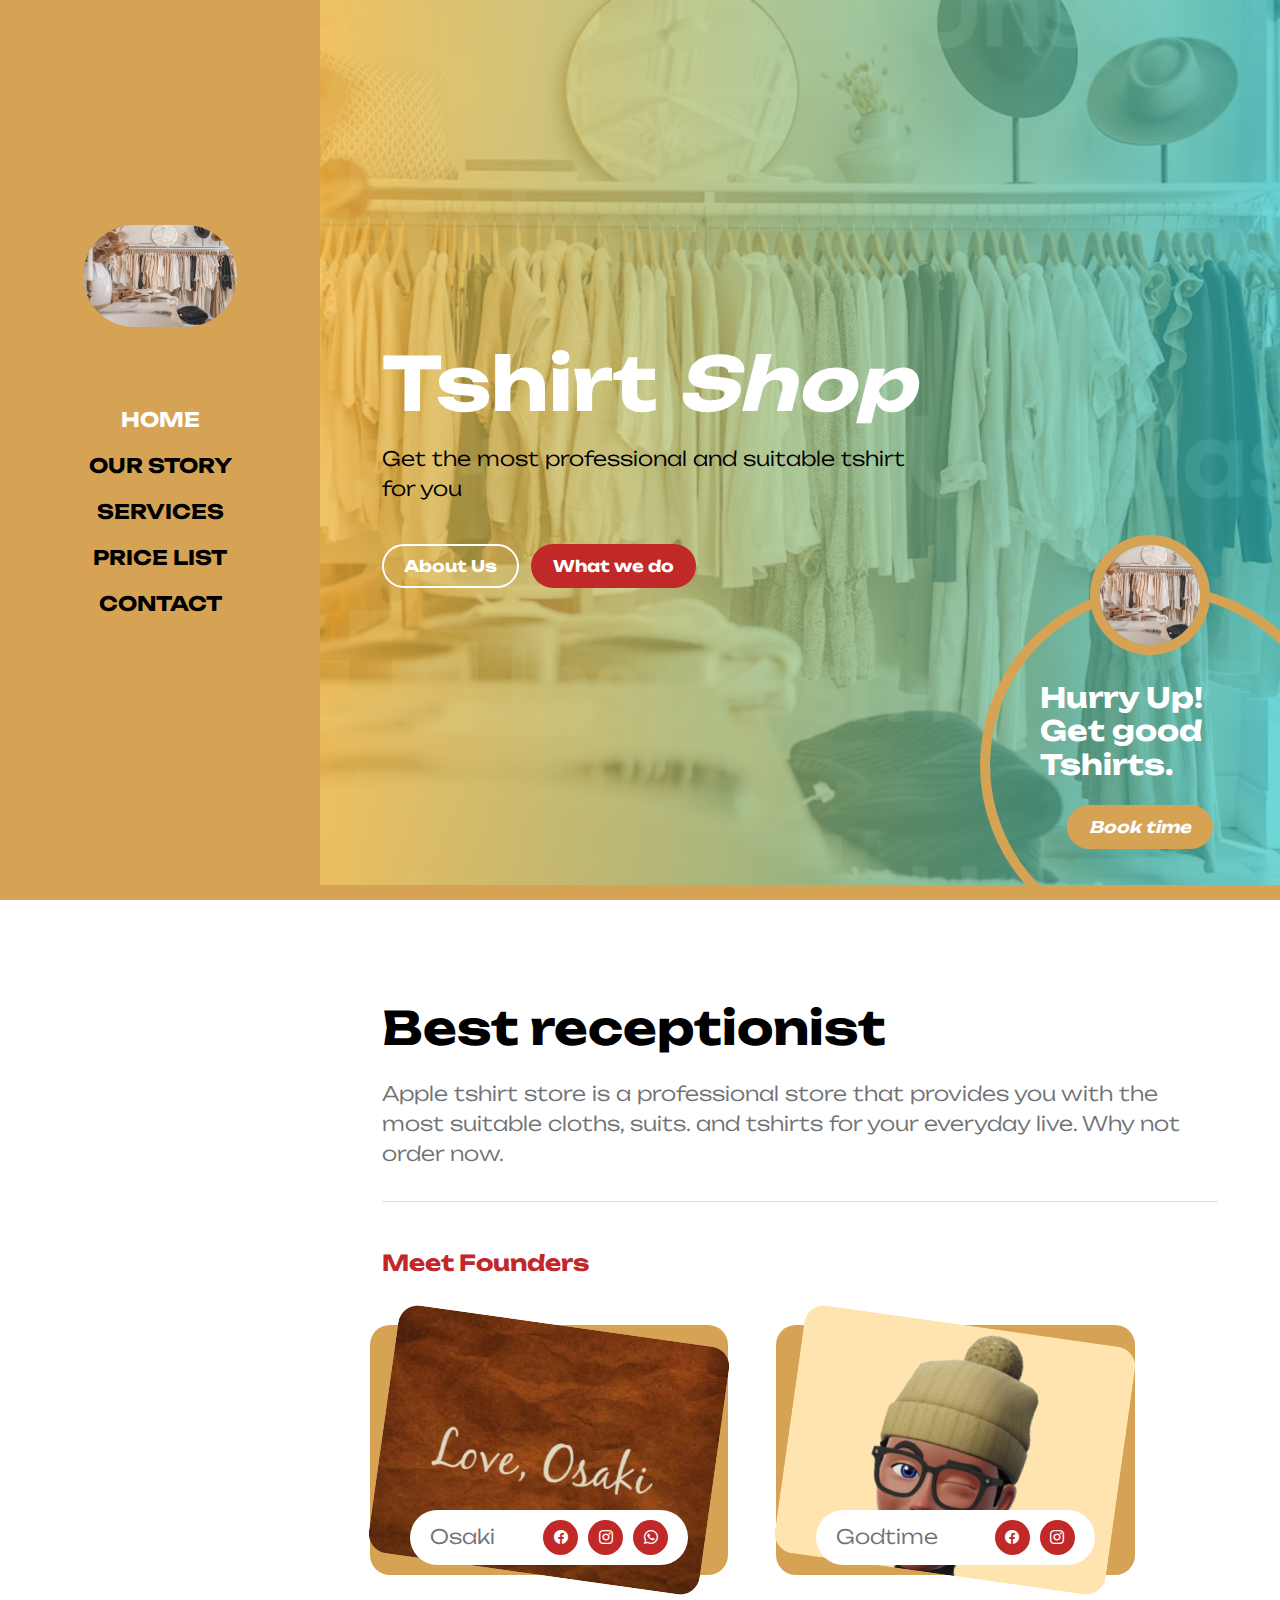
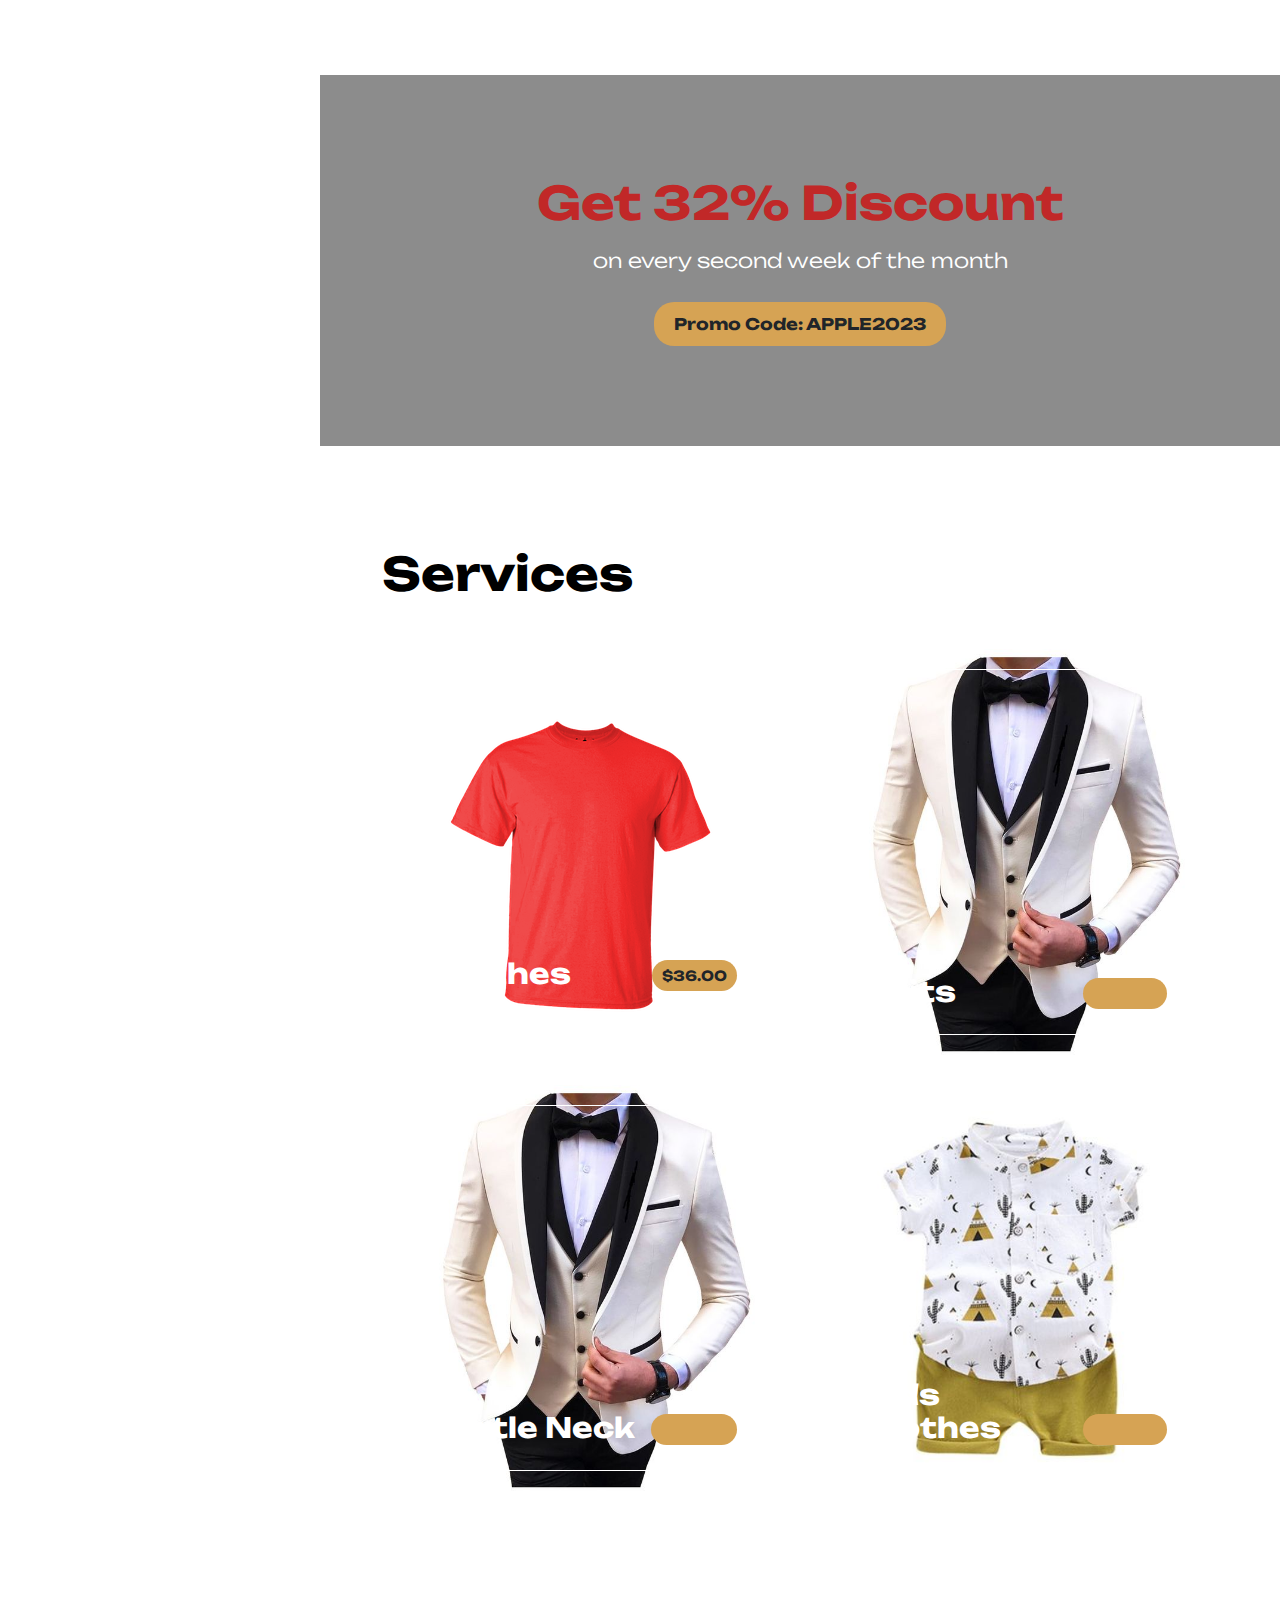
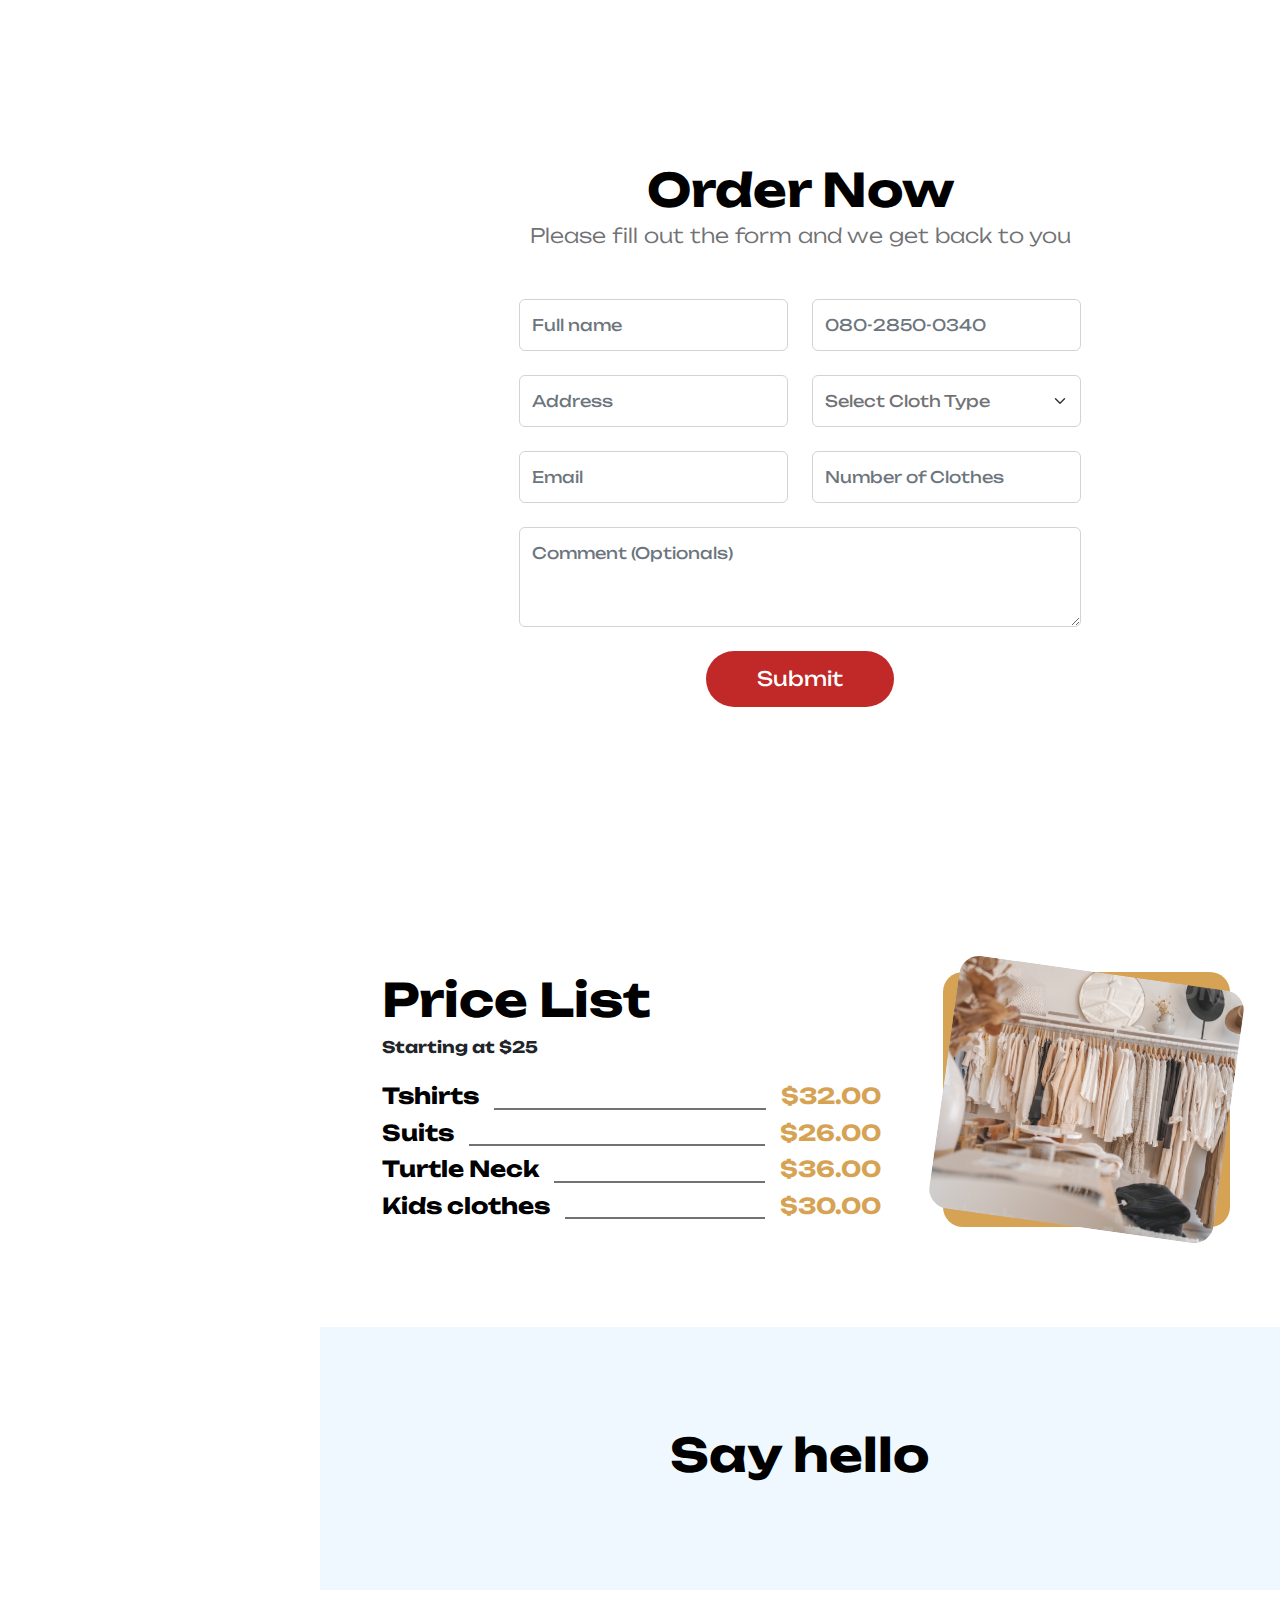
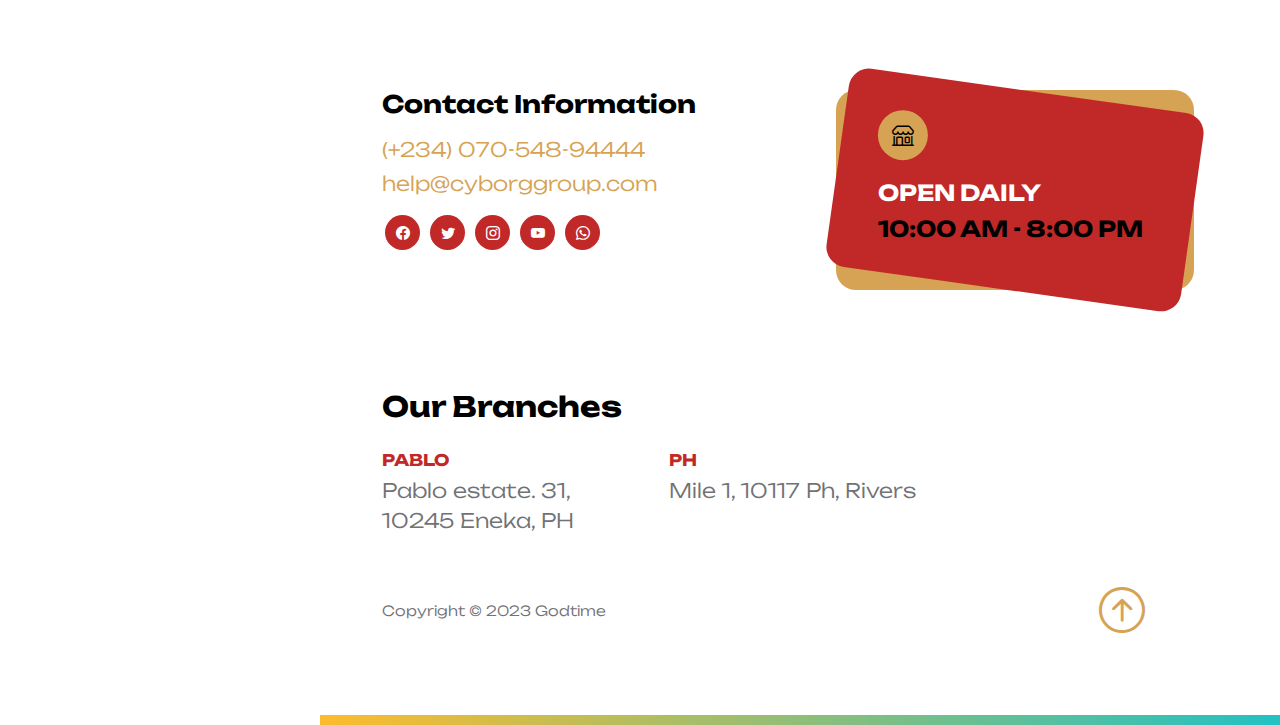
<file: tshirt/index.html>
<!doctype html>
<html lang="en">
    <head>
        <meta charset="utf-8">
        <meta name="viewport" content="width=device-width, initial-scale=1">

        <meta name="description" content="Tshirt">
        <meta name="author" content="Godtime">

        <title>ShoplifyGo</title>

        <!-- CSS FILES -->        
        <link rel="preconnect" href="https://fonts.googleapis.com">
        
        <link rel="preconnect" href="https://fonts.gstatic.com" crossorigin>

        <link href="https://fonts.googleapis.com/css2?family=Unbounded:wght@300;500&display=swap" rel="stylesheet">

        <link href="css/bootstrap.min.css" rel="stylesheet">

        <link href="css/bootstrap-icons.css" rel="stylesheet">

        <link href="css/tshirt.css" rel="stylesheet">
		
		<link rel="icon" type="image/x-icon" href="images/favicon.ico">

    </head>
    
    <body>

        <div class="container-fluid">
            <div class="row">

                <button class="navbar-toggler d-md-none collapsed" type="button" data-bs-toggle="collapse" data-bs-target="#sidebarMenu" aria-controls="sidebarMenu" aria-expanded="false" aria-label="Toggle navigation">
                    <span class="navbar-toggler-icon"></span>
                </button>

                <nav id="sidebarMenu" class="col-md-4 col-lg-3 d-md-block sidebar collapse p-0">

                    <div class="position-sticky sidebar-sticky d-flex flex-column justify-content-center align-items-center">
                        <a class="navbar-brand" href="index.html">
                            <img src="images/4.jpg" class="logo-image img-fluid" align="">
                        </a>

                        <ul class="nav flex-column">
                            <li class="nav-item">
                                <a class="nav-link click-scroll" href="#section_1">Home</a>
                            </li>

                            <li class="nav-item">
                                <a class="nav-link click-scroll" href="#section_2">Our Story</a>
                            </li>

                            <li class="nav-item">
                                <a class="nav-link click-scroll" href="#section_3">Services</a>
                            </li>

                            <li class="nav-item">
                                <a class="nav-link click-scroll" href="#section_4">Price List</a>
                            </li>

                            <li class="nav-item">
                                <a class="nav-link click-scroll" href="#section_5">Contact</a>
                            </li>
                        </ul>
                    </div>
                </nav>
                
                <div class="col-md-8 ms-sm-auto col-lg-9 p-0">
                    <section class="hero-section d-flex justify-content-center align-items-center" id="section_1">

                            <div class="container">
                                <div class="row">

                                    <div class="col-lg-8 col-12">
                                        <h1 class="text-white mb-lg-3 mb-4"><strong>Tshirt <em>Shop</em></strong></h1>
                                        <p class="text-black">Get the most professional and suitable tshirt for you</p>
                                        <br>
                                        <a class="btn custom-btn custom-border-btn custom-btn-bg-white smoothscroll me-2 mb-2" href="#section_2">About Us</a>

                                        <a class="btn custom-btn smoothscroll mb-2" href="#section_3">What we do</a>
                                    </div>
                                </div>
                            </div>

                            <div class="custom-block d-lg-flex flex-column justify-content-center align-items-center">
                                <img src="images/4.jpg" class="custom-block-image img-fluid" alt="">

                                <h4><strong class="text-white">Hurry Up! Get good Tshirts.</strong></h4>

                                <a href="#booking-section" class="smoothscroll btn custom-btn custom-btn-italic mt-3">Book time</a>
                            </div>
                    </section>


                    <section class="about-section section-padding" id="section_2">
                        <div class="container">
                            <div class="row">

                                <div class="col-lg-12 col-12 mx-auto">
                                    <h2 class="mb-4">Best receptionist</h2>

                                    <div class="border-bottom pb-3 mb-5">
                                        <p>Apple tshirt store is a professional store that provides you with the most suitable cloths, suits. and tshirts for your everyday live. Why not order now.</p>
                                    </div>
                                </div>

                                    <h6 class="mb-5">Meet Founders</h6>

                                        <div class="col-lg-5 col-12 custom-block-bg-overlay-wrap me-lg-5 mb-5 mb-lg-0">
                                            <img src="images/barber/os.png" class="custom-block-bg-overlay-image img-fluid" alt="">

                                            <div class="team-info d-flex align-items-center flex-wrap">
                                                <p class="mb-0">Osaki</p>

                                                <ul class="social-icon ms-auto">
                                                    <li class="social-icon-item">
                                                        <a href="#" class="social-icon-link bi-facebook">
                                                        </a>
                                                    </li>

                                                    <li class="social-icon-item">
                                                        <a href="#" class="social-icon-link bi-instagram">
                                                        </a>
                                                    </li>

                                                    <li class="social-icon-item">
                                                        <a href="#" class="social-icon-link bi-whatsapp">
                                                        </a>
                                                    </li>
                                                </ul>
                                            </div>
                                        </div>

                                        <div class="col-lg-5 col-12 custom-block-bg-overlay-wrap mt-4 mt-lg-0 mb-5 mb-lg-0">
                                            <img src="images/barber/os1.png" class="custom-block-bg-overlay-image img-fluid" alt="">

                                            <div class="team-info d-flex align-items-center flex-wrap">
                                                <p class="mb-0">Godtime</p>

                                                <ul class="social-icon ms-auto">
                                                    <li class="social-icon-item">
                                                        <a href="#" class="social-icon-link bi-facebook">
                                                        </a>
                                                    </li>

                                                    <li class="social-icon-item">
                                                        <a href="#" class="social-icon-link bi-instagram">
                                                        </a>
                                                    </li>
                                                </ul>
                                            </div>
                                </div>

                            </div>
                        </div>
                    </section>

                    <section class="featured-section section-padding">
                        <div class="section-overlay"></div>

                        <div class="container">
                            <div class="row">

                                <div class="col-lg-10 col-12 mx-auto">
                                    <h2 class="mb-3">Get 32% Discount</h2>

                                    <p>on every second week of the month</p>

                                    <strong>Promo Code: APPLE2023</strong>
                                </div>

                            </div>
                        </div>
                    </section>


                    <section class="services-section section-padding" id="section_3">
                        <div class="container">
                            <div class="row">

                                <div class="col-lg-12 col-12">
                                    <h2 class="mb-5">Services</h2>
                                </div>

                                <div class="col-lg-6 col-12 mb-4">
                                    <a href="listing.html"><div class="services-thumb">
                                        </a><img src="images/services/1.jpg" class="services-image img-fluid" alt="">

                                        <div class="services-info d-flex align-items-end">
                                            <h4 class="mb-0">Clothes</h4>

                                            <strong class="services-thumb-price">$36.00</strong>
                                        </div>
                                    </div>
                                    </a>
                                </div>

                                <div class="col-lg-6 col-12 mb-4">
                                    <a href="listing.html"><div class="services-thumb">
                                        <img src="images/services/2.jpg" class="services-image img-fluid" alt="">

                                        <div class="services-info d-flex align-items-end">
                                            <h4 class="mb-0">Suits</h4>

                                            <strong class="services-thumb-price">$25.00</strong>
                                        </div>
                                    </div>
									</a>
									</div>

                                <div class="col-lg-6 col-12 mb-4 mb-lg-0">
                                    <a href="listing.html"><div class="services-thumb">
                                        <img src="images/services/2.jpg" class="services-image img-fluid" alt="">

                                        <div class="services-info d-flex align-items-end">
                                            <h4 class="mb-0">Turtle Neck</h4>

                                            <strong class="services-thumb-price">$30.00</strong>
                                        </div>
                                    </div>
                                </a>
                                </div>

                                <div class="col-lg-6 col-12">
                                    <a href="listing.html"><div class="services-thumb">
                                        <img src="images/services/3.jpg" class="services-image img-fluid" alt="">

                                        <div class="services-info d-flex align-items-end">
                                            <h4 class="mb-0">Kids Clothes</h4>

                                            <strong class="services-thumb-price">$25.00</strong>
                                        </div>
                                    </div>
                                    </a>
                                </div>

                            </div>
                        </div>
                    </section>

                    <section class="booking-section section-padding" id="booking-section" >
                    <div class="container">
                        <div class="row">

                            <div class="col-lg-10 col-12 mx-auto">
                                <form method="post" class="custom-form booking-form" id="bb-booking-form" role="form" netlify>
                                    <div class="text-center mb-5">
                                        <h2 class="mb-1">Order Now</h2>

                                        <p>Please fill out the form and we get back to you</p>
                                    </div>

                                    <div class="booking-form-body">
                                        <div class="row">

                                            <div class="col-lg-6 col-12">
                                                <input type="text" name="bb-name" id="name" class="form-control" placeholder="Full name" required>
                                            </div>

                                            <div class="col-lg-6 col-12">
                                                <input type="tel" class="form-control" name="phone" placeholder="080-2850-0340" pattern="[0-9]{3}[0-9]{4}[0-9]{4}" required="">
                                            </div>
                                        
                                            <div class="col-lg-6 col-12">
                                                <input class="form-control" type="text" placeholder="Address" name="address" required/>
                                            </div>

                                            <div class="col-lg-6 col-12">
                                                <select class="form-select form-control" name="branch" id="branch" aria-label="Default select example">
                                                    <option selected="">Select Cloth Type</option>
                                                    <option value="Tshirts">Tshirt</option>
                                                    <option value="Kids">Kids Clothes</option>
                                                    <option value="Suits">Suits</option>
                                                </select>

                                            </div>
                                            <div class="col-lg-6 col-12">
                                                <input type="email" name="email" id="email" class="form-control" placeholder="Email" required>
                                            </div>

                                            <div class="col-lg-6 col-12">
                                                <input type="number" name="number" id="number" class="form-control" placeholder="Number of Clothes" required>
                                            </div>
                                        </div>

                                        <textarea name="message" rows="3" class="form-control" id="message" placeholder="Comment (Optionals)"></textarea>

                                        <div class="col-lg-4 col-md-10 col-8 mx-auto">
                                            <button type="submit" class="form-control">Submit</button>
                                        </div>
                                    </div>
                                </form>
                        </div>
                    </div>
                </section>


                    <section class="price-list-section section-padding" id="section_4">
                        <div class="container">
                            <div class="row">

                                <div class="col-lg-8 col-12">
                                    <div class="price-list-thumb-wrap">
                                        <div class="mb-4">
                                            <h2 class="mb-2">Price List</h2>

                                            <strong>Starting at $25</strong>
                                        </div>

                                        <div class="price-list-thumb">
                                            <h6 class="d-flex">
                                                Tshirts
                                                <span class="price-list-thumb-divider"></span>

                                                <strong>$32.00</strong>
                                            </h6>
                                        </div>

                                        <div class="price-list-thumb">
                                            <h6 class="d-flex">
                                                Suits
                                                <span class="price-list-thumb-divider"></span>

                                                <strong>$26.00</strong>
                                            </h6>
                                        </div>

                                        <div class="price-list-thumb">
                                            <h6 class="d-flex">
                                                Turtle Neck
                                                <span class="price-list-thumb-divider"></span>

                                                <strong>$36.00</strong>
                                            </h6>
                                        </div>

                                        <div class="price-list-thumb">
                                            <h6 class="d-flex">
                                                Kids clothes
                                                <span class="price-list-thumb-divider"></span>

                                                <strong>$30.00</strong>
                                            </h6>
                                        </div>

                                        
                                    </div>
                                </div>

                                <div class="col-lg-4 col-12 custom-block-bg-overlay-wrap mt-5 mb-5 mb-lg-0 mt-lg-0 pt-3 pt-lg-0">
                                    <img src="images/4.jpg" class="custom-block-bg-overlay-image img-fluid" alt="">
                                </div>

                            </div>
                        </div>
                    </section>


                <section class="contact-section" id="section_5">
                    <div class="section-padding section-bg">
                        <div class="container">
                            <div class="row">   

                                <div class="col-lg-8 col-12 mx-auto">
                                    <h2 class="text-center">Say hello</h2>
                                </div>
                            </div>
                        </div>
                    </div>

                    <div class="section-padding">
                        <div class="container">
                            <div class="row">

                                <div class="col-lg-6 col-12">
                                    <h5 class="mb-3"><strong>Contact</strong> Information</h5>

                                    <p class="text-white d-flex mb-1">
                                        <a href="tel: 07054894444" class="site-footer-link">
                                            (+234) 
                                            070-548-94444
                                        </a>
                                    </p>

                                    <p class="text-white d-flex">
                                        <a href="mailto:help@cyborggroup.com" class="site-footer-link">
                                            help@cyborggroup.com
                                        </a>
                                    </p>

                                    <ul class="social-icon">
                                        <li class="social-icon-item">
                                            <a href="#" class="social-icon-link bi-facebook">
                                            </a>
                                        </li>
            
                                        <li class="social-icon-item">
                                            <a href="#" class="social-icon-link bi-twitter">
                                            </a>
                                        </li>
            
                                        <li class="social-icon-item">
                                            <a href="#" class="social-icon-link bi-instagram">
                                            </a>
                                        </li>

                                        <li class="social-icon-item">
                                            <a href="#" class="social-icon-link bi-youtube">
                                            </a>
                                        </li>

                                        <li class="social-icon-item">
                                            <a href="#" class="social-icon-link bi-whatsapp">
                                            </a>
                                        </li>
                                    </ul>
                                </div>

                                <div class="col-lg-5 col-12 contact-block-wrap mt-5 mt-lg-0 pt-4 pt-lg-0 mx-auto">
                                    <div class="contact-block">
                                        <h6 class="mb-0">
                                            <i class="custom-icon bi-shop me-3"></i>

                                            <strong>Open Daily</strong>

                                            <span class="ms-auto">10:00 AM - 8:00 PM</span>
                                        </h6>
                                    </div>
                                </div>

                                

                            </div>
                        </div>
                    </div>
                </section>

                <footer class="site-footer">
                    <div class="container">
                        <div class="row">

                            <div class="col-lg-12 col-12">
                                <h4 class="site-footer-title mb-4">Our Branches</h4>
                            </div>

                            <div class="col-lg-4 col-md-6 col-11">
                                <div class="site-footer-thumb">
                                    <strong class="mb-1">PABLO</strong>

                                    <p>Pablo estate. 31, 10245 Eneka, PH</p>
                                </div>
                            </div>

                            <div class="col-lg-4 col-md-6 col-11">
                                <div class="site-footer-thumb">
                                    <strong class="mb-1">PH</strong>

                                    <p>Mile 1, 10117 Ph, Rivers</p>
                                </div>
                            </div>
                        </div>
                    </div>

                    <div class="site-footer-bottom">
                        <div class="container">
                            <div class="row align-items-center">

                                <div class="col-lg-8 col-12 mt-4">
                                    <p class="copyright-text mb-0">Copyright © 2023 Godtime</p>
                                </div>

                                <div class="col-lg-2 col-md-3 col-3 mt-lg-4 ms-auto">
                                    <a href="#section_1" class="back-top-icon smoothscroll" title="Back Top">
                                        <i class="bi-arrow-up-circle"></i>
                                    </a>
                                </div>

                            </div>
                        </div>
                    </div>
                </footer>
            </div>

        <!-- JAVASCRIPT FILES -->
        <script src="js/jquery.min.js"></script>
        <script src="js/bootstrap.min.js"></script>
        <script src="js/click-scroll.js"></script>
        <script src="js/custom.js"></script>

    </body>
</html>
</file>
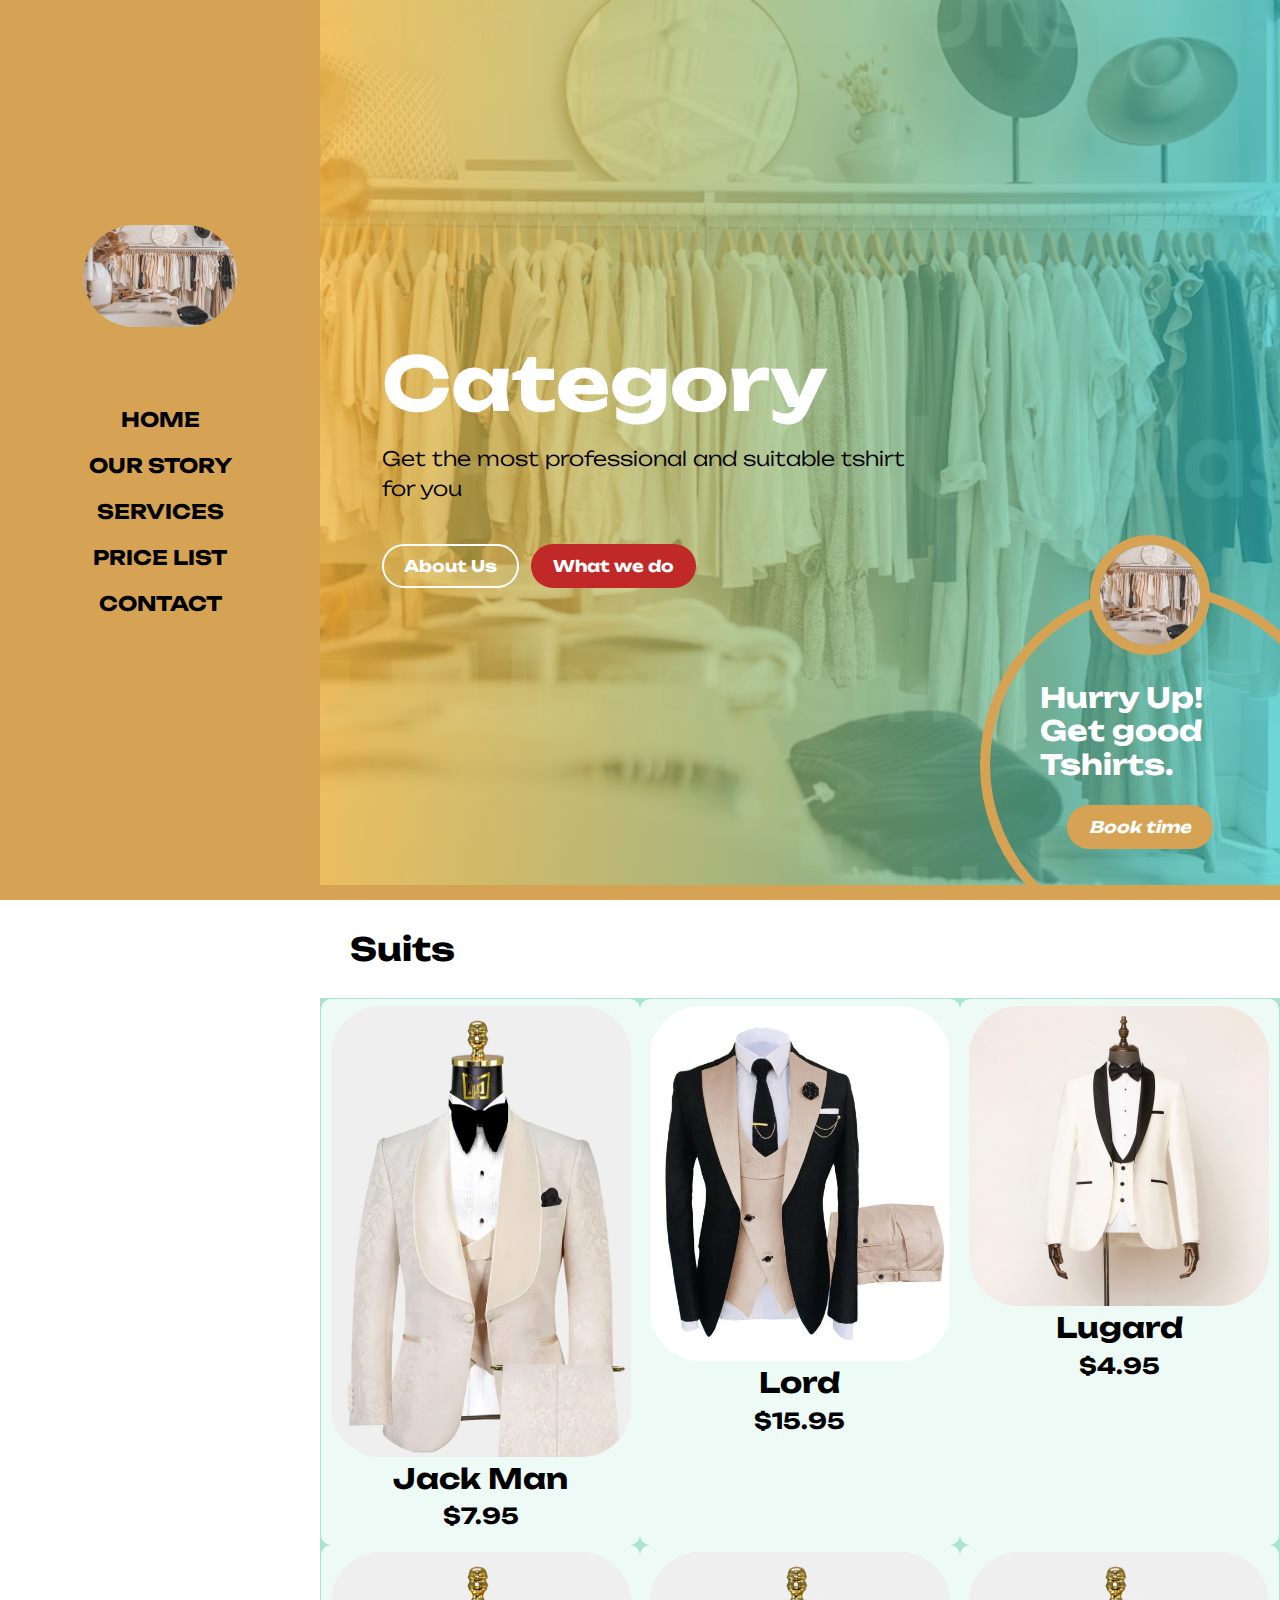
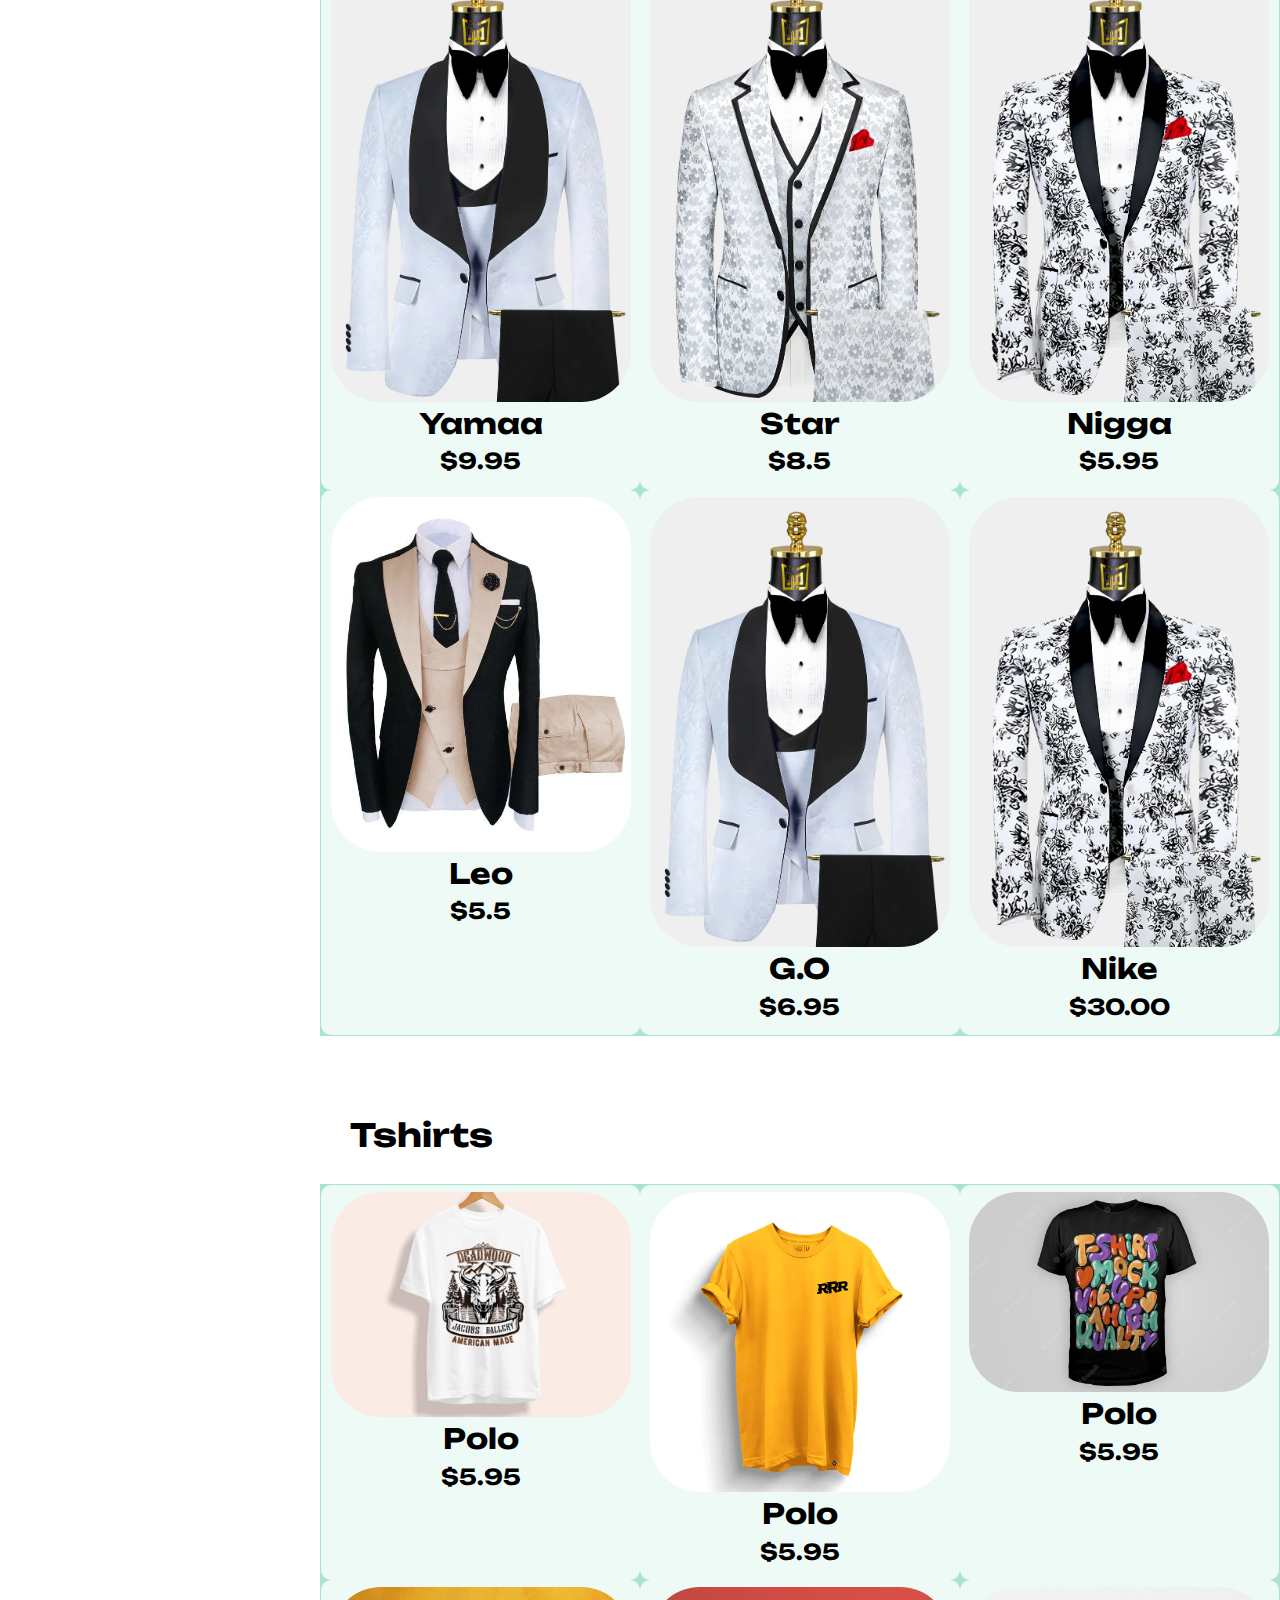
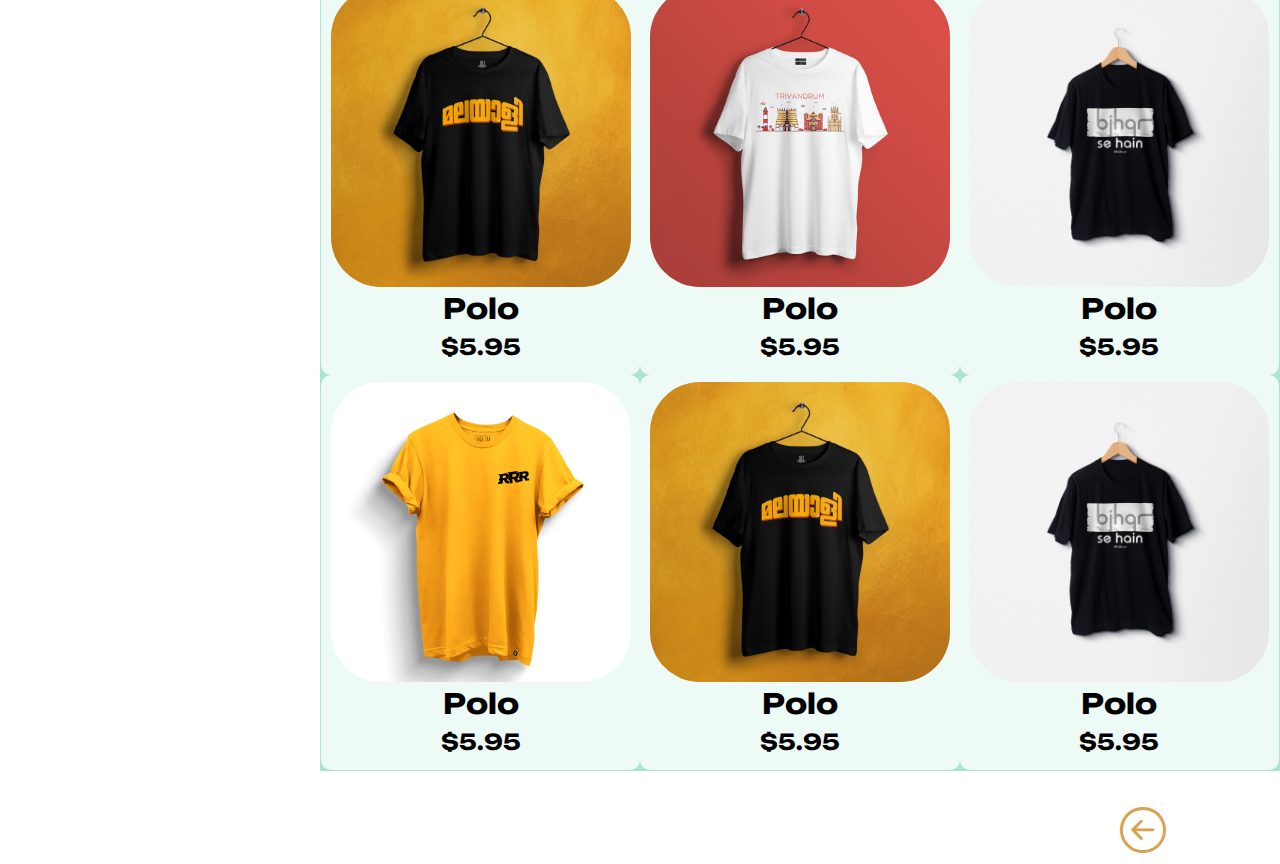
<file: tshirt/listing.html>
<!DOCTYPE html>
<html>
    <meta charset="utf-8">
    <meta name="viewport" content="width=device-width, initial-scale=1">

    <meta name="description" content="Tshirt">
    <meta name="author" content="Godtime">
    <title>ShoplifyGo | Listing</title>

    <!-- CSS FILES -->        
    <link rel="preconnect" href="https://fonts.googleapis.com">
        
    <link rel="preconnect" href="https://fonts.gstatic.com" crossorigin>

    <link href="https://fonts.googleapis.com/css2?family=Unbounded:wght@300;500&display=swap" rel="stylesheet">

    <link href="css/bootstrap.min.css" rel="stylesheet">

    <link href="css/bootstrap-icons.css" rel="stylesheet">

    <link href="css/tshirt.css" rel="stylesheet">
    
    <link rel="icon" type="image/x-icon" href="images/favicon.ico">

</html>
<body>
    <div class="container-fluid">
        <div class="row">

            <button class="navbar-toggler d-md-none collapsed" type="button" data-bs-toggle="collapse" data-bs-target="#sidebarMenu" aria-controls="sidebarMenu" aria-expanded="false" aria-label="Toggle navigation">
                <span class="navbar-toggler-icon"></span>
            </button>

            <nav id="sidebarMenu" class="col-md-4 col-lg-3 d-md-block sidebar collapse p-0">

                <div class="position-sticky sidebar-sticky d-flex flex-column justify-content-center align-items-center">
                    <a class="navbar-brand" href="index.html">
                        <img src="images/4.jpg" class="logo-image img-fluid" align="">
                    </a>

                    <ul class="nav flex-column">
                        <li class="nav-item">
                            <a class="nav-link click-scroll" href="index.html">Home</a>
                        </li>

                        <li class="nav-item">
                            <a class="nav-link click-scroll" href="index.html">Our Story</a>
                        </li>

                        <li class="nav-item">
                            <a class="nav-link click-scroll" href="index.html">Services</a>
                        </li>

                        <li class="nav-item">
                            <a class="nav-link click-scroll" href="index.html">Price List</a>
                        </li>

                        <li class="nav-item">
                            <a class="nav-link click-scroll" href="index.html">Contact</a>
                        </li>
                    </ul>
                </div>
            </nav>

            <div class="col-md-8 ms-sm-auto col-lg-9 p-0">
                <section class="hero-section d-flex justify-content-center align-items-center">

                        <div class="container">
                            <div class="row">

                                <div class="col-lg-8 col-12">
                                    <h1 class="text-white mb-lg-3 mb-4"><strong>Category</strong></h1>
                                    <p class="text-black">Get the most professional and suitable tshirt for you</p>
                                    <br>
                                    <a class="btn custom-btn custom-border-btn custom-btn-bg-white smoothscroll me-2 mb-2" href="index.html">About Us</a>

                                    <a class="btn custom-btn smoothscroll mb-2" href="index.html">What we do</a>
                                </div>
                            </div>
                        </div>

                        <div class="custom-block d-lg-flex flex-column justify-content-center align-items-center">
                            <img src="images/4.jpg" class="custom-block-image img-fluid" alt="">

                            <h4><strong class="text-white">Hurry Up! Get good Tshirts.</strong></h4>

                            <a href="#booking-section" class="smoothscroll btn custom-btn custom-btn-italic mt-3">Book time</a>
                        </div>
                </section>


                <h3 style="padding: auto; margin: 30px;">Suits</h3>
                <div class="grid-container">
                    <div class="grid-item">
                        <img class="img" src="images/suits/suit1.webp" alt="">
                        <h4 style="padding-top: 5px;">Jack Man</h4>
                        <h6>$7.95</h6>
                    </div>
                    <div class="grid-item">
                        <img class="img" src="images/suits/suit2.webp" alt="">
                        <h4 style="padding-top: 5px;">Lord</h4>
                        <h6>$15.95</h6>
                    </div>
                    <div class="grid-item">
                        <img class="img" src="images/suits/suit3.jpg" alt="">
                        <h4 style="padding-top: 5px;">Lugard</h4>
                        <h6>$4.95</h6>
                    </div>  
                    <div class="grid-item">
                        <img class="img" src="images/suits/suit4.webp" alt="">
                        <h4 style="padding-top: 5px;">Yamaa</h4>
                        <h6>$9.95</h6>
                    </div>
                    <div class="grid-item">
                        <img class="img" src="images/suits/suit5.webp" alt="">
                        <h4 style="padding-top: 5px;">Star</h4>
                        <h6>$8.5</h6>
                    </div>
                    <div class="grid-item">
                        <img class="img" src="images/suits/suit6.webp" alt="">
                        <h4 style="padding-top: 5px;">Nigga</h4>
                        <h6>$5.95</h6>
                    </div>  
                    <div class="grid-item">
                        <img class="img" src="images/suits/suit2.webp" alt="">
                        <h4 style="padding-top: 5px;">Leo</h4>
                        <h6>$5.5</h6>
                    </div>
                    <div class="grid-item">
                        <img class="img" src="images/suits/suit4.webp" alt="">
                        <h4 style="padding-top: 5px;">G.O</h4>
                        <h6>$6.95</h6>
                    </div>
                    <div class="grid-item">
                        <img class="img" src="images/suits/suit6.webp" alt="">
                        <h4 style="padding-top: 5px;">Nike</h4>
                        <h6>$30.00</h6>
                    </div>  
                  </div>

                  <h3 style="padding-top: 50px; margin: 30px;">Tshirts</h3>
                <div class="grid-container">
                    <div class="grid-item">
                        <img class="img" src="images/tshirts/tshirt1.webp" alt="">
                        <h4 style="padding-top: 5px;">Polo</h4>
                        <h6>$5.95</h6>
                    </div>
                    <div class="grid-item">
                        <img class="img" src="images/tshirts/tshirt2.webp" alt="">
                        <h4 style="padding-top: 5px;">Polo</h4>
                        <h6>$5.95</h6>
                    </div>
                    <div class="grid-item">
                        <img class="img" src="images/tshirts/tshirt3.avif" alt="">
                        <h4 style="padding-top: 5px;">Polo</h4>
                        <h6>$5.95</h6>
                    </div>  
                    <div class="grid-item">
                        <img class="img" src="images/tshirts/tshirt4.jpg" alt="">
                        <h4 style="padding-top: 5px;">Polo</h4>
                        <h6>$5.95</h6>
                    </div>
                    <div class="grid-item">
                        <img class="img" src="images/tshirts/tshirt5.jpg" alt="">
                        <h4 style="padding-top: 5px;">Polo</h4>
                        <h6>$5.95</h6>
                    </div>
                    <div class="grid-item">
                        <img class="img" src="images/tshirts/tshirt6.jpg" alt="">
                        <h4 style="padding-top: 5px;">Polo</h4>
                        <h6>$5.95</h6>
                    </div>  
                    <div class="grid-item">
                        <img class="img" src="images/tshirts/tshirt2.webp" alt="">
                        <h4 style="padding-top: 5px;">Polo</h4>
                        <h6>$5.95</h6>
                    </div>
                    <div class="grid-item">
                        <img class="img" src="images/tshirts/tshirt4.jpg" alt="">
                        <h4 style="padding-top: 5px;">Polo</h4>
                        <h6>$5.95</h6>
                    </div>
                    <div class="grid-item">
                        <img class="img" src="images/tshirts/tshirt6.jpg" alt="">
                        <h4 style="padding-top: 5px;">Polo</h4>
                        <h6>$5.95</h6>
                    </div>  
                  </div>
                            

            <div class="col-lg-2 col-md-3 col-3 mt-lg-4 ms-auto">
            <a href="index.html" class="back-top-icon smoothscroll" title="Back">
                <i class="bi-arrow-left-circle"></i>
            </a>
            </div>
</body>
</file>
<file: tshirt/css/tshirt.css>
/*---------------------------------------
  CUSTOM PROPERTIES ( VARIABLES )             
-----------------------------------------*/
:root {
  --white-color:                  #ffffff;
  --primary-color:                #d6a354;
  --secondary-color:              #c12828;
  --section-bg-color:             #f0f8ff;
  --custom-btn-bg-color:          #c12828;
  --custom-btn-bg-hover-color:    #FDBB2D;
  --dark-color:                   #000000;
  --p-color:                      #717275;
  --border-color:                 #7fffd4;
  --link-hover-color:             #B22727;

  --body-font-family:             'Unbounded', cursive;

  --h1-font-size:                 74px;
  --h2-font-size:                 46px;
  --h3-font-size:                 32px;
  --h4-font-size:                 28px;
  --h5-font-size:                 24px;
  --h6-font-size:                 22px;
  --p-font-size:                  20px;
  --btn-font-size:                16px;
  --copyright-font-size:          14px;

  --border-radius-large:          100px;
  --border-radius-medium:         20px;
  --border-radius-small:          10px;

  --font-weight-thin:             200;
  --font-weight-light:            300;
  --font-weight-normal:           400;
  --font-weight-bold:             700;
}

body {
  background-color: var(--white-color);
  font-family: var(--body-font-family); 
}


/*---------------------------------------
  TYPOGRAPHY               
-----------------------------------------*/

h2,
h3,
h4,
h5,
h6 {
  color: var(--dark-color);
}

h1,
h2,
h3,
h4,
h5,
h6 {
  font-weight: var(--font-weight-bold);
}

h1 {
  font-size: var(--h1-font-size);
}

h2 {
  font-size: var(--h2-font-size);
}

h3 {
  font-size: var(--h3-font-size);
}

h4 {
  font-size: var(--h4-font-size);
}

h5 {
  font-size: var(--h5-font-size);
}

h6 {
  font-size: var(--h6-font-size);
}

p {
  color: var(--p-color);
  font-size: var(--p-font-size);
  font-weight: var(--font-weight-light);
}

ul li {
  color: var(--p-color);
  font-size: var(--p-font-size);
  font-weight: var(--font-weight-light);
}

a, 
button {
  touch-action: manipulation;
  transition: all 0.3s;
}

a {
  display: inline-block;
  color: var(--primary-color);
  text-decoration: none;
}

a:hover {
  color: var(--link-hover-color);
}

b,
strong {
  font-weight: var(--font-weight-bold);
}


/*---------------------------------------
  SECTION               
-----------------------------------------*/
.section-padding {
  padding: 100px 50px;
}

.section-bg {
  background-color: var(--section-bg-color);
}

.section-overlay {
  background-color: var(--dark-color);
  position: absolute;
  top: 0;
  left: 0;
  pointer-events: none;
  width: 100%;
  height: 100%;
  opacity: 0.45;
}

.section-overlay + .container {
  position: relative;
}

.back-top-icon {
  font-size: var(--h2-font-size);
  z-index: 1;
}


/*---------------------------------------
  CUSTOM BLOCK BACKGROUND OVERLAY               
-----------------------------------------*/
.custom-block-bg-overlay-wrap {
  background: var(--primary-color);
  border-radius: var(--border-radius-medium);
  transition: all 0.3s ease;
}

.custom-block-bg-overlay-wrap:hover {
  background: linear-gradient(90deg, #FDBB2D 0%, #22C1C3 100%);
  transform: scale(1.05);
}

.custom-block-bg-overlay-image {
  border-radius: var(--border-radius-medium);
  display: block;
  margin: auto;
  height: 100%;
  object-fit: cover;
  transform: rotate(8deg);
}

.custom-block-bg-overlay-wrap:hover .team-info {
  bottom: 10px;
}


/*---------------------------------------
  CUSTOM BUTTON               
-----------------------------------------*/
.custom-btn {
  background: var(--custom-btn-bg-color);
  border: 2px solid transparent;
  border-radius: var(--border-radius-large);
  color: var(--white-color);
  font-size: var(--btn-font-size);
  font-weight: var(--font-weight-bold);
  line-height: normal;
  transition: all 0.3s;
  padding: 10px 20px;
}

.custom-btn:hover {
  background: var(--custom-btn-bg-hover-color);
  color: var(--white-color);
}

.custom-border-btn {
  background: transparent;
  border: 2px solid var(--custom-btn-bg-color);
  color: var(--custom-btn-bg-color);
}

.custom-btn-bg-white {
  border-color: var(--white-color);
  color: var(--white-color);
}

.custom-btn-italic {
  font-style: italic;
}


/*---------------------------------------
  NAVIGATION              
-----------------------------------------*/
.sidebar {
  background: var(--primary-color);
  background-repeat: no-repeat;
  background-size: cover;
  background-position: center;
  position: fixed;
  top: 0;
  bottom: 0;
  left: 0;
  z-index: 100;
  padding: 50px 0 0;
}

.sidebar-sticky {
  height: calc(100vh - 48px);
  overflow-x: hidden;
  overflow-y: auto;
  text-align: center;
  position: relative;
}

.navbar {
  background: transparent;
  z-index: 9;
}

.logo-image {
  width: 154px;
  height: auto;
  margin-bottom: 70px;
  border-radius: 5em;
}

#sidebarMenu .nav-link {
  color: var(--dark-color);
  font-size: var(--p-font-size);
  font-weight: var(--font-weight-bold);
  text-transform: uppercase;
  position: relative;
}

#sidebarMenu .nav-link.active, 
#sidebarMenu .nav-link:hover {
  color: var(--white-color);
}

.navbar-toggler {
  background: var(--primary-color);
  border-radius: var(--border-radius-large);
  position: fixed;
  top: 0;
  bottom: 0;
  right: 0;
  z-index: 222;
  border: 0;
  padding: 0;
  cursor: pointer;
  margin: 25px;
  width: 55px;
  height: 55px;
  outline: none;
}

.navbar-toggler:focus {
  outline: none;
  box-shadow: none;
}

.navbar-toggler[aria-expanded="true"] .navbar-toggler-icon {
  background: transparent;
}

.navbar-toggler[aria-expanded="true"] .navbar-toggler-icon:before,
.navbar-toggler[aria-expanded="true"] .navbar-toggler-icon:after {
  transition: top 300ms 50ms ease, -webkit-transform 300ms 350ms ease;
  transition: top 300ms 50ms ease, transform 300ms 350ms ease;
  transition: top 300ms 50ms ease, transform 300ms 350ms ease, -webkit-transform 300ms 350ms ease;
  top: 0;
}

.navbar-toggler[aria-expanded="true"] .navbar-toggler-icon:before {
  transform: rotate(45deg);
}

.navbar-toggler[aria-expanded="true"] .navbar-toggler-icon:after {
  transform: rotate(-45deg);
}

.navbar-toggler .navbar-toggler-icon {
  background: var(--white-color);
  transition: background 10ms 300ms ease;
  display: block;
  margin: auto;
  width: 25px;
  height: 2px;
  position: relative;
}

.navbar-toggler .navbar-toggler-icon:before,
.navbar-toggler .navbar-toggler-icon:after {
  transition: top 300ms 350ms ease, -webkit-transform 300ms 50ms ease;
  transition: top 300ms 350ms ease, transform 300ms 50ms ease;
  transition: top 300ms 350ms ease, transform 300ms 50ms ease, -webkit-transform 300ms 50ms ease;
  position: absolute;
  right: 0;
  left: 0;
  background: var(--white-color);
  width: 25px;
  height: 2px;
  content: '';
}

.navbar-toggler .navbar-toggler-icon::before {
  top: -8px;
}

.navbar-toggler .navbar-toggler-icon::after {
  top: 8px;
}


/*---------------------------------------
  HERO        
-----------------------------------------*/
.hero-section {
  background-image: url('../images/4.jpg');
  background-repeat: no-repeat;
  background-attachment: fixed;
  background-size: cover;
  background-position: center;
  position: relative;
  overflow: hidden;
  padding: 50px;
  padding-bottom: 0;
  min-height: 665px;
  border-bottom: 15px solid var(--primary-color);
}

@media screen and (min-width: 991px) {
  .hero-section {
    height: calc(100vh - 0px);
  }
}

.hero-section::after {
  content: "";
  background: linear-gradient(90deg, #FDBB2D 0%, #22C1C3 100%);
  position: absolute;
  top: 0;
  right: 0;
  bottom: 0;
  left: 0;
  opacity: 0.65;
}

.hero-section .container {
  position: relative;
  z-index: 2;
}

.custom-block {
  border: 10px solid var(--primary-color);
  border-radius: 100%;
  position: absolute;
  z-index: 2;
  bottom: -60px;
  right: -60px;
  padding: 50px 90px 50px 50px;
  width: 360px;
  height: 360px;
}

.custom-block .custom-btn {
  background: var(--primary-color);
}

.custom-block .custom-btn:hover {
  background: var(--secondary-color);
}

.custom-block-image {
  border: 10px solid var(--primary-color);
  border-radius: 100%;
  position: absolute;
  top: -60px;
  right: 20px;
  left: 0;
  width: 120px;
  height: 120px;
  margin: auto;
  object-fit: cover;
}


/*---------------------------------------
  ABOUT              
-----------------------------------------*/
.about-section h6 {
  color: var(--secondary-color);
}

.about-section .custom-block-bg-overlay-image {
  width: 100%;
  max-height: 250px;
}

.about-section .custom-block-bg-overlay-wrap {
  position: relative;
}

.team-info {
  background: var(--white-color);
  border-radius: var(--border-radius-large);
  position: absolute;
  bottom: 0;
  right: 0;
  left: 0;
  margin: 10px 40px;
  padding: 10px 17px 10px 20px;
  transition: all 0.3s ease;
}


/*---------------------------------------
  FEATURED               
-----------------------------------------*/
.featured-section {
  background-image: url('../images/barber-customer-giving-high-five.jpg');
  background-repeat: no-repeat;
  background-attachment: fixed;
  background-size: cover;
  position: relative;
  text-align: center;
}

.featured-section h2 {
  color: var(--secondary-color);
}

.featured-section p {
  color: var(--white-color);
}

.featured-section strong {
  background: var(--primary-color);
  border-radius: var(--border-radius-medium);
  display: inline-block;
  margin-top: 10px;
  padding: 10px 20px;
}


/*---------------------------------------
  SERVICES             
-----------------------------------------*/
.services-thumb {
  border-radius: var(--border-radius-medium);
  position: relative;
  overflow: hidden;
  text-color: #000000;
}

.services-thumb:hover .services-info {
  border-color: var(--primary-color);
  border-width: 5px;
}

.services-thumb:hover .services-image {
  transform: scale(1.05);
}

.services-image {
  border-radius: var(--border-radius-medium);
  display: block;
  margin: auto;
  transition: all 0.3s;
}

.services-thumb-price {
  background: var(--primary-color);
  border-radius: var(--border-radius-medium);
  font-size: var(--copyright-font-size);
  margin-left: auto;
  padding: 5px 10px;
}

.services-info {
  border-radius: var(--border-radius-medium);
  border: 1px solid var(--white-color);
  position: absolute;
  top: 0;
  bottom: 0;
  right: 0;
  left: 0;
  margin: 20px;
  padding: 25px 30px;
  transition: all 0.3s ease;
}

.services-info h4 {
  color: var(--white-color);
}


/*---------------------------------------
  PRICE LIST             
-----------------------------------------*/
.price-list-section {
  padding-top: 100px;
  padding-bottom: 100px;
}

.price-list-thumb-wrap {
  padding-right: 50px;
}

.price-list-thumb {
  margin-bottom: 10px;
}

.price-list-thumb:last-child {
  margin-bottom: 0;
}

.price-list-thumb h6 strong {
  color: var(--primary-color);
}

.price-list-thumb-divider {
  background: var(--p-color);
  flex: auto;
  height: 2px;
  margin: auto 15px 0;
}

.price-list-section .custom-block-bg-overlay-wrap {
  padding: 0;
}


/*---------------------------------------
  BOOKING               
-----------------------------------------*/
.booking-section {
  background-image: url('../images/vintage-chair-barbershop.jpg');
  background-repeat: no-repeat;
  background-attachment: fixed;
  background-size: cover;
  background-position: center;
}

.booking-form {
  background: var(--white-color);
  border-radius: var(--border-radius-medium);
  padding: 65px;
}


/*---------------------------------------
  CONTACT               
-----------------------------------------*/
.google-map {
  border-radius: var(--border-radius-medium);
  filter: hue-rotate(45deg);
}

.contact-block-wrap {
  background: var(--primary-color);
  border-radius: var(--border-radius-medium);
  padding: 0;
  min-height: 200px;
}

.contact-block {
  background: var(--secondary-color);
  border-radius: var(--border-radius-medium);
  transform: rotate(8deg);
  height: 100%;
  padding: 20px 40px;
}

.contact-block h6 {
  transform: rotate(-8deg);
}

.contact-block .custom-icon {
  background: var(--primary-color);
  border-radius: var(--border-radius-large);
  display: block;
  width: 50px;
  height: 50px;
  line-height: 50px;
  text-align: center;
  position: relative;
}

.contact-block strong {
  display: block;
  color: var(--white-color);
  text-transform: uppercase;
  margin-top: 20px;
  margin-bottom: 10px;
}


/*---------------------------------------
  CUSTOM FORM               
-----------------------------------------*/
.custom-form .form-control {
  color: var(--p-color);
  margin-bottom: 24px;
  padding-top: 13px;
  padding-bottom: 13px;
  outline: none;
  transition: all 0.3s;
}

.custom-form .form-control:hover,
.custom-form .form-control:focus {
  background: var(--section-bg-color);
  border-color: transparent;
}

.custom-form button[type="submit"] {
  background: var(--custom-btn-bg-color);
  border: none;
  border-radius: var(--border-radius-large);
  color: var(--white-color);
  font-size: var(--p-font-size);
  font-weight: var(--font-weight-medium);
  transition: all 0.3s;
  margin-bottom: 0;
}

.custom-form button[type="submit"]:hover,
.custom-form button[type="submit"]:focus {
  background: var(--custom-btn-bg-hover-color);
  border-color: transparent;
}


/*---------------------------------------
  SITE FOOTER              
-----------------------------------------*/
.site-footer {
  position: relative;
  padding: 80px 50px;
  padding-top: 0;
}

.site-footer::after {
  content: "";
  background: linear-gradient(90deg, #FDBB2D 0%, #22C1C3 100%);
  position: absolute;
  right: 0;
  bottom: 0;
  left: 0;
  width: 100%;
  height: 10px;
}

.site-footer-links {
  padding-left: 0;
}

.site-footer-link-item {
  list-style: none;
  display: inline-block;
  margin-right: 15px;
}

.site-footer strong {
  display: block;
  color: var(--secondary-color);
}

.copyright-text {
  font-size: var(--copyright-font-size);
}


/*---------------------------------------
  SOCIAL ICON               
-----------------------------------------*/
.social-icon {
  margin: 0;
  padding: 0;
}

.social-icon-item {
  list-style: none;
  display: inline-block;
  vertical-align: top;
}

.social-icon-link {
  background: var(--secondary-color);
  border-radius: var(--border-radius-large);
  color: var(--white-color);
  font-size: var(--copyright-font-size);
  display: block;
  margin: 0 3px;
  text-align: center;
  width: 35px;
  height: 35px;
  line-height: 36px;
  transition: background 0.2s, color 0.2s;
}

.social-icon-link:hover {
  background: var(--primary-color);
  color: var(--white-color);
}

.social-icon-link span {
  display: block;
}


/*---------------------------------------
  RESPONSIVE STYLES               
-----------------------------------------*/
@media screen and (max-width: 1200px) {
  h1 {
    font-size: 62px;
  }
}

@media screen and (max-width: 991px) {
  h1 {
    font-size: 54px;
  }

  h2 {
    font-size: 36px;
  }

  h3 {
    font-size: 32px;
  }

  h4 {
    font-size: 28px;
  }

  h5 {
    font-size: 20px;
  }

  h6 {
    font-size: 18px;
  }

  .section-padding,
  .hero-section {
    padding: 50px 25px;
  }

  .custom-block {
    display: none;
  }
  
  .navbar {
    background-color: var(--dark-color);
  }

  .navbar-expand-lg .navbar-nav {
    padding-bottom: 30px;
  }

  .navbar-expand-lg .navbar-nav .nav-link {
    padding: 0;
  }

  .booking-form {
    padding: 45px;
  }
}

@media screen and (max-width: 767px) {
  .custom-btn {
    font-size: 14px;
    padding: 10px 20px;
  }
}

@media screen and (max-width: 480px) {
  h1 {
    font-size: 38px;
  }

  h2 {
    font-size: 28px;
  }

  h3 {
    font-size: 26px;
  }

  h4 {
    font-size: 22px;
  }

  h5 {
    font-size: 20px;
  }

  .services-info h4 {
    font-size: 20px;
  }

  .booking-form {
    padding: 35px;
  }

}

/*------------------------Grid--------
-------*/

.grid-container {
  display: grid;
  grid-template-columns: auto auto auto;
  background-color: #aae4d0;
  padding: 1px;
  overflow-wrap: scroll;
}
.grid-item {
  background-color: rgba(255, 255, 255, 0.8);
  padding: 7px;
  font-size: 30px;
  text-align: center;
  border-radius: 10px;
}
.img{
  border-radius: 50px;
  width: 10em;
}
</file>
